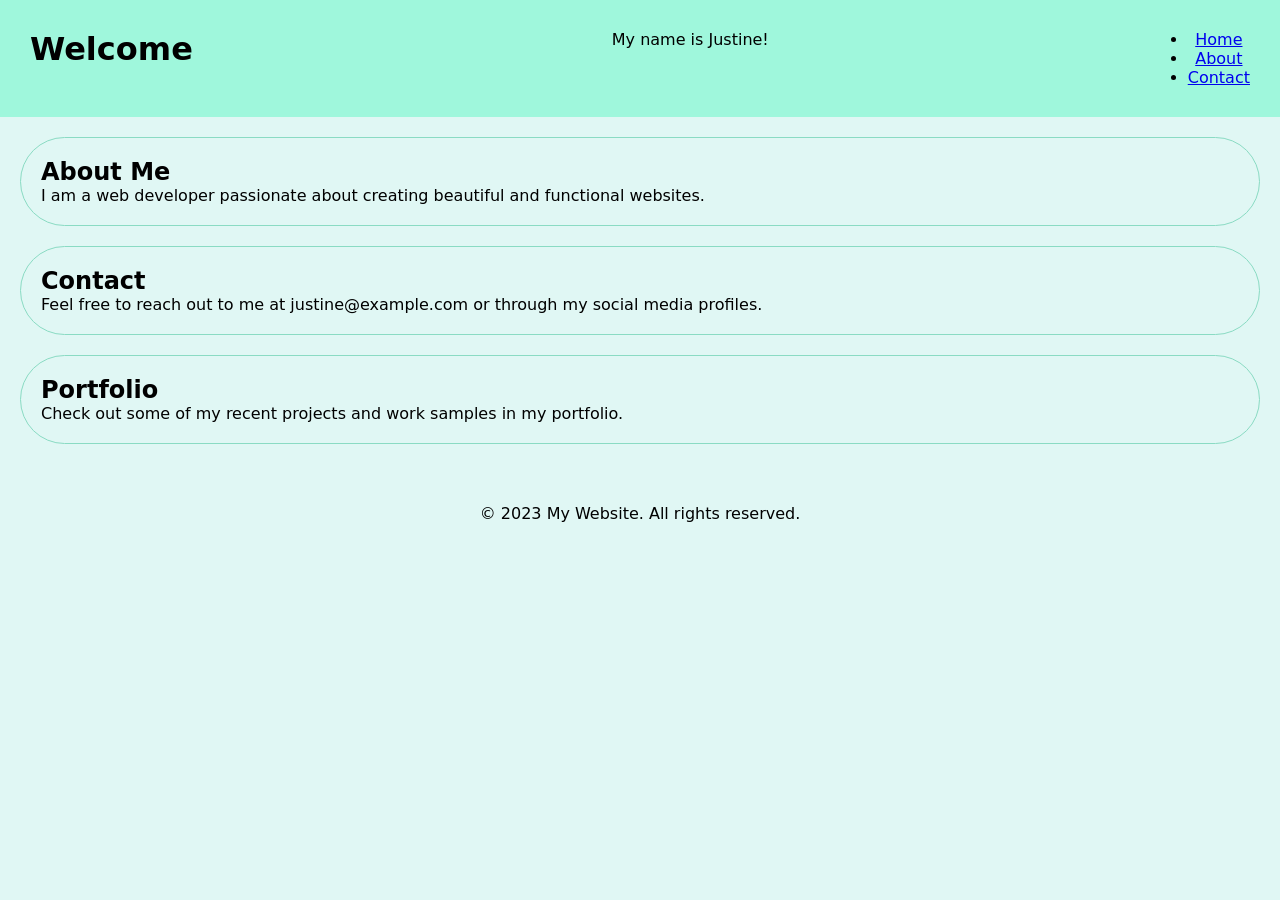
<file: beginner/index.html>
<!doctype html>
<html lang="en">
  <head>
    <meta charset="UTF-8" />
    <meta name="viewport" content="width=device-width, initial-scale=1.0" />
    <title>Landing Page</title>

    <link rel="stylesheet" href="style.css">
  </head>
  <body>
    <div class="header">
      <h1>Welcome</h1>
      <p>My name is Justine!</p>
      <div class="nav">
        <ul>
          <li><a href="#home">Home</a></li>
          <li><a href="#about">About</a></li>
          <li><a href="#contact">Contact</a></li>
        </ul>
      </div>
    </div>

    <div class="main">
      <div class="section">
        <h2>About Me</h2>
        <p>
          I am a web developer passionate about creating beautiful and
          functional websites.
        </p>
      </div>
      <div class="section">
        <h2>Contact</h2>
        <p>
          Feel free to reach out to me at justine@example.com or through my
          social media profiles.
        </p>
      </div>
    <div class="section">
      <h2>Portfolio</h2>
        <p>
          Check out some of my recent projects and work samples in my portfolio.
        </p>
      </div>
    </div>
    </div>
    <div class="footer">
      <p>&copy; 2023 My Website. All rights reserved.</p>
    </div>
  </body>
</html>
</file>
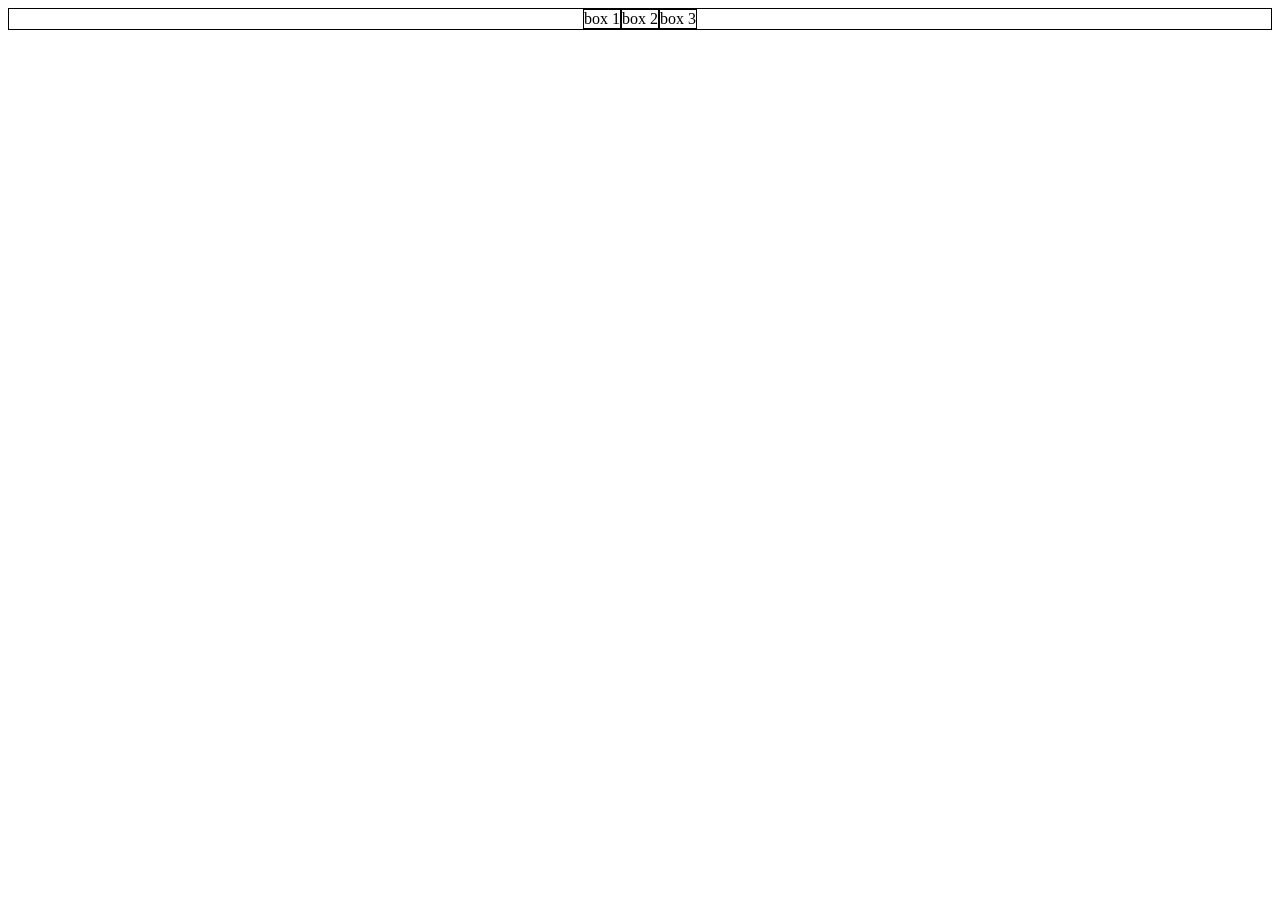
<file: notepad/index.html>
<!doctype html>
<html lang="en">
  <head>
    <meta charset="UTF-8" />
    <meta name="viewport" content="width=device-width, initial-scale=1.0" />
    <title>Document</title>
    <link rel="stylesheet" href="style.css" />
  </head>
  <body>
    <div class="boxes">
      <div class="box">box 1</div>
      <div class="box">box 2</div>
      <div class="box">box 3</div>
    </div>
  </body>
</html>
</file>
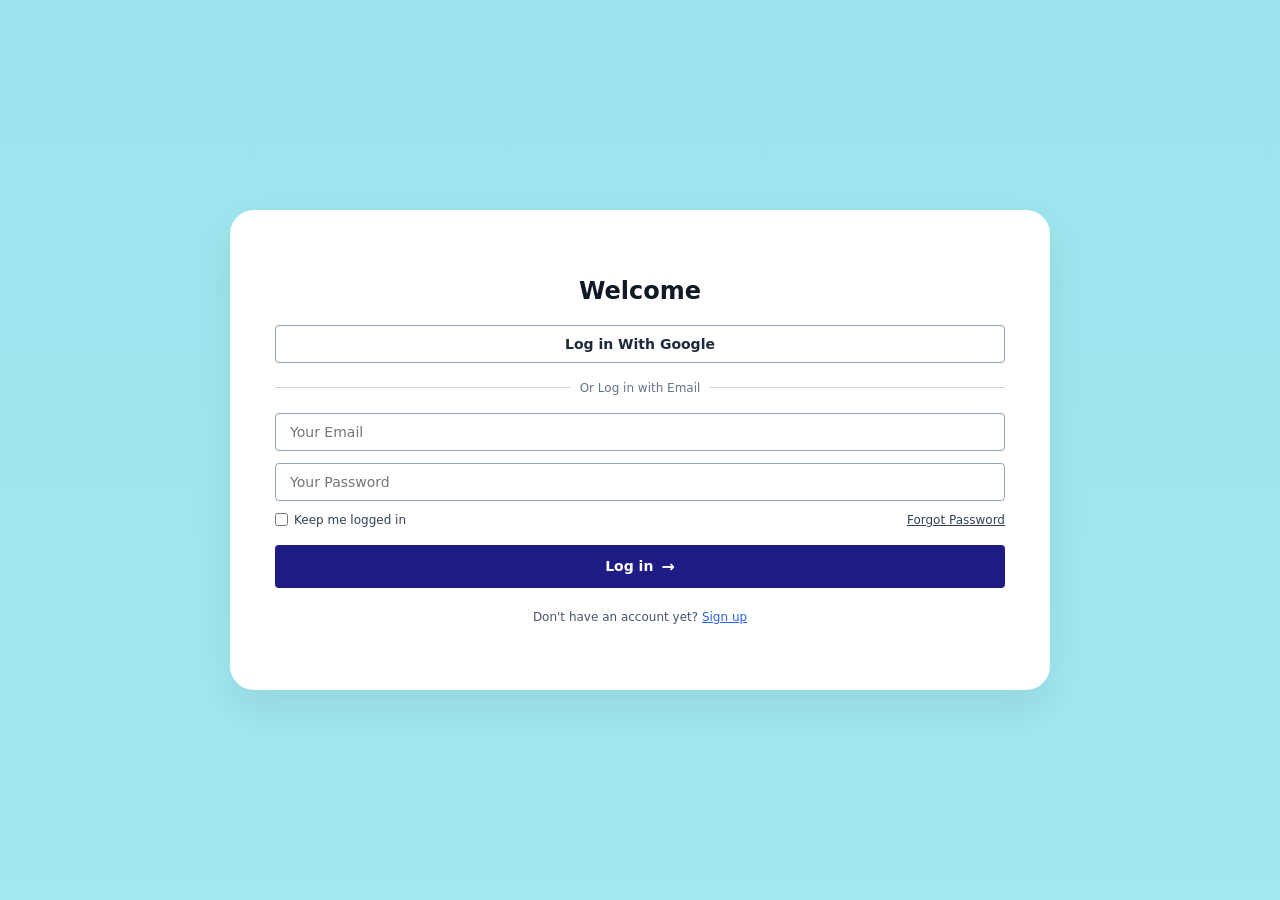
<file: registerxlogin/index.html>
<!doctype html>
<html lang="en">
  <head>
    <meta charset="UTF-8" />
    <meta name="viewport" content="width=device-width, initial-scale=1.0" />
    <title>Welcome - Login</title>
    <link rel="stylesheet" href="style.css" />
  </head>
  <body>
    <!-- Main card container -->
    <div class="card-container">
      <!-- LEFT SIDE: Login Form -->
      <div class="card-left">
        <h1 class="title">Welcome</h1>

        <!-- Google Login Button -->
        <button type="button" class="btn-google">
          <span>Log in With Google</span>
        </button>

        <!-- Divider line -->
        <div class="divider">
          <span>Or Log in with Email</span>
        </div>

        <!-- Form Inputs -->
        <form id="loginForm">
          <div class="input-group">
            <input type="email" id="email" placeholder="Your Email" required />
          </div>

          <div class="input-group">
            <input
              type="password"
              id="password"
              placeholder="Your Password"
              required
            />
          </div>

          <!-- Options: Remember Me & Forgot Password -->
          <div class="form-options">
            <label class="checkbox-container">
              <input type="checkbox" id="rememberMe" />
              <span>Keep me logged in</span>
            </label>
            <a href="#" class="forgot-link">Forgot Password</a>
          </div>

          <!-- Submit Button -->
          <button type="submit" class="btn-submit">
            <span>Log in</span>
            <span class="arrow">&rarr;</span>
          </button>
        </form>

        <!-- Sign up link -->
        <p class="signup-text">
          Don't have an account yet? <a href="#">Sign up</a>
        </p>
      </div>
    </div>
    <script src="script.js"></script>
  </body>
</html>
</file>
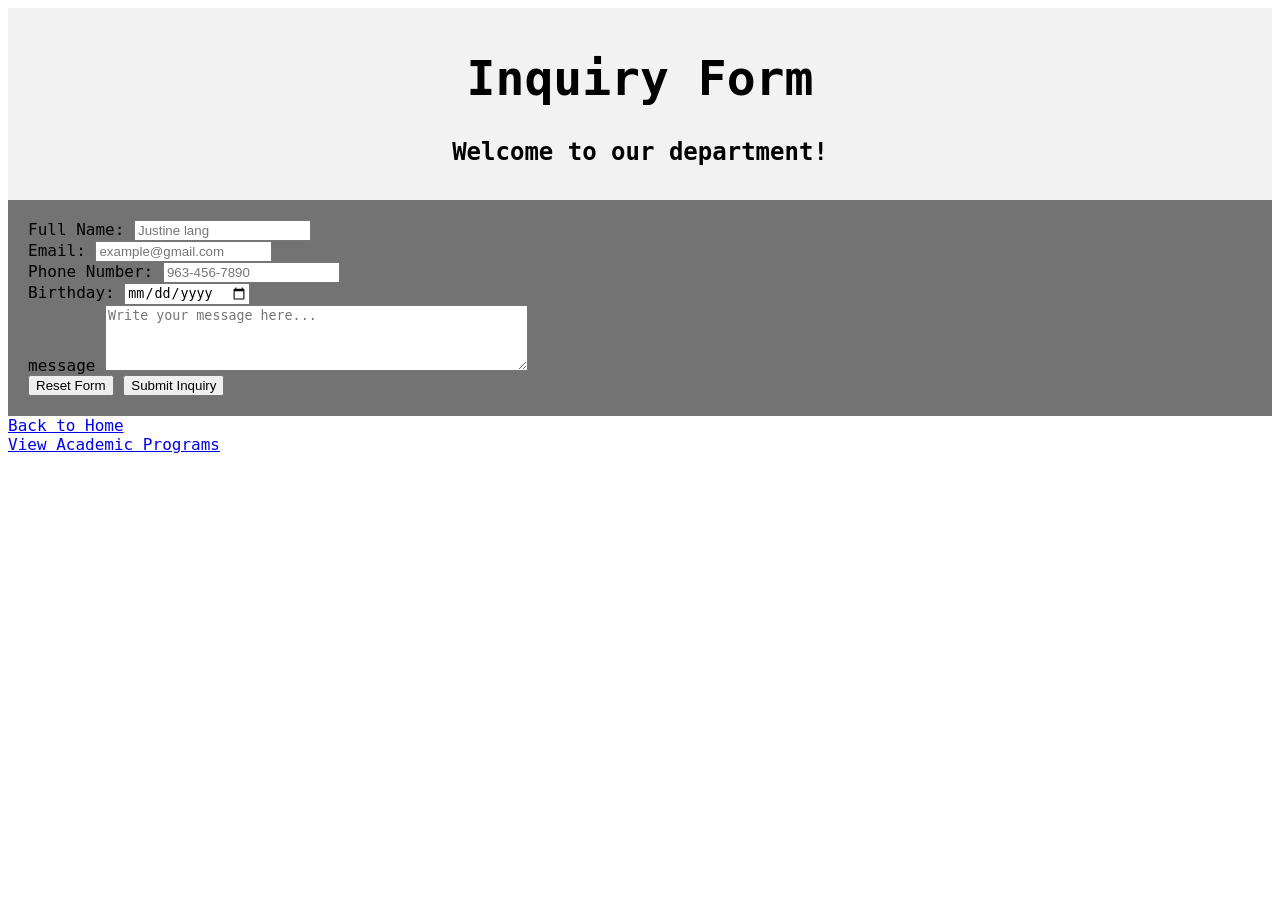
<file: lab_labexam/inquiry.html>
<!doctype html>
<html lang="en">
  <head>
    <meta charset="UTF-8" />
    <meta name="viewport" content="width=device-width, initial-scale=1.0" />
    <title>Inquiry | Contact</title>

    <link rel="stylesheet" href="style.css" />
  </head>
  <body>
    <div class="header">
      <h1>Inquiry Form</h1>
      <p>Welcome to our department!</p>
    </div>
    <div class="main-content">
      <form>
        <label for="name">Full Name:</label>
        <input
          type="text"
          id="name"
          name="name"
          required
          placeholder="Justine lang"
        />
        <br />
        <label for="email">Email:</label>
        <input
          type="email"
          id="email"
          name="email"
          required
          placeholder="example@gmail.com"
        />
        <br />
        <label for="phone_number">Phone Number:</label>
        <input
          type="tel"
          id="phone_number"
          name="phone_number"
          required
          placeholder="963-456-7890"
        />
        <br />
        <label for="birthday">Birthday:</label>
        <input type="date" id="birthday" name="birthday" />
        <br />
        message
        <textarea
          id="message"
          name="message"
          rows="4"
          cols="50"
          placeholder="Write your message here..."
        ></textarea>
        <br />
        <input type="reset" value="Reset Form" />
        <input type="submit" value="Submit Inquiry" />
      </form>
    </div>
    <a href="index.html">Back to Home</a><br />
    <a href="program.html">View Academic Programs</a>
  </body>
</html>
</file>
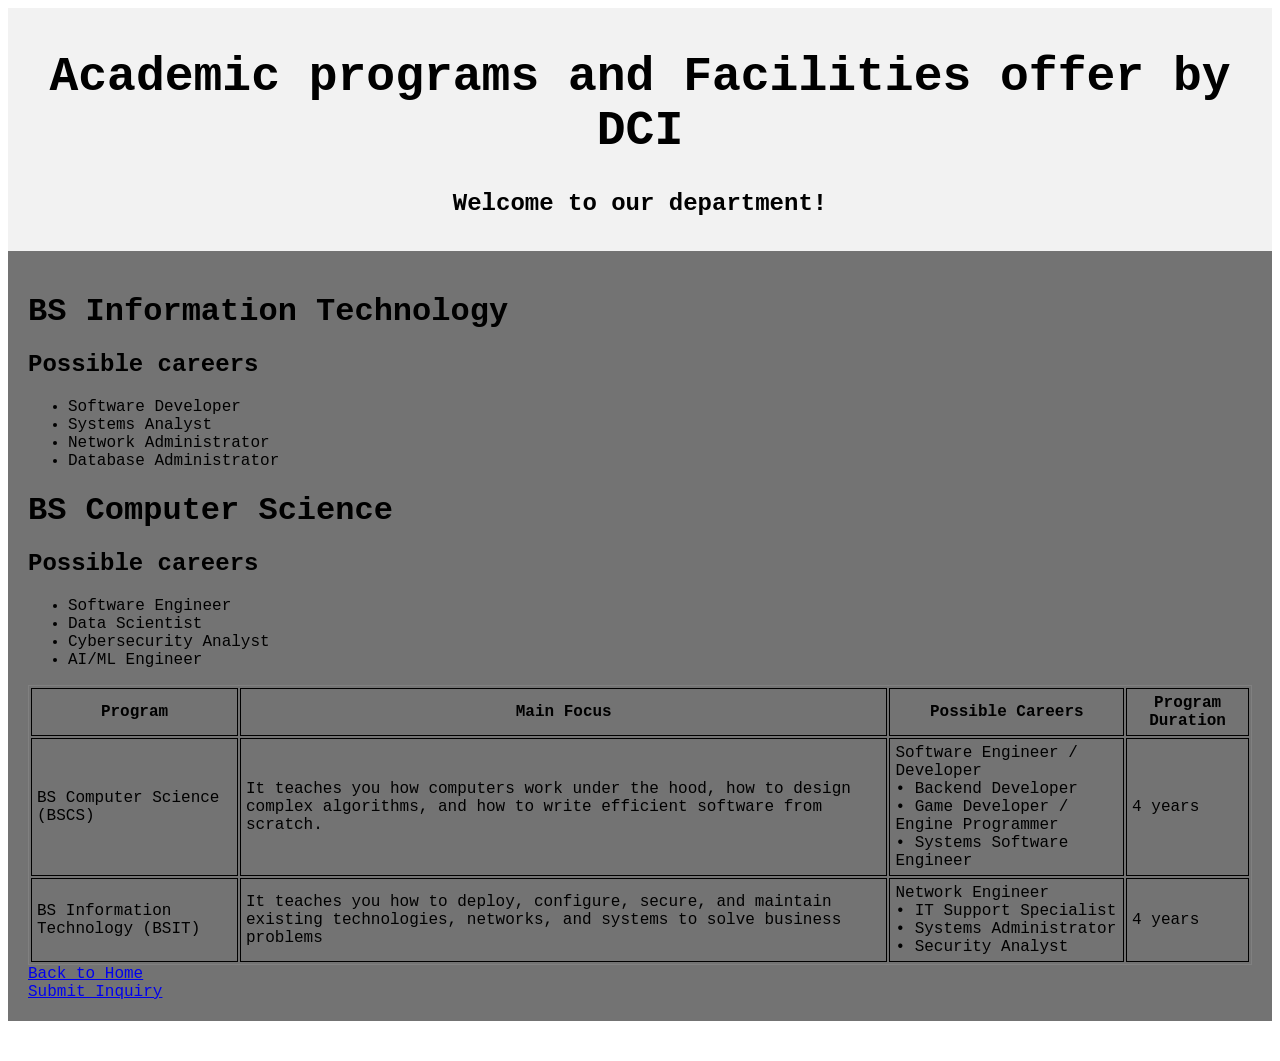
<file: lab_labexam/program.html>
<!doctype html>
<html lang="en">
  <head>
    <meta charset="UTF-8" />
    <meta name="viewport" content="width=device-width, initial-scale=1.0" />
    <title>Program | Facilities</title>
    <link rel="stylesheet" href="style.css" />
  </head>
  <body>
    <div class="header">
      <h1>Academic programs and Facilities offer by DCI</h1>
      <p>Welcome to our department!</p>
    </div>

    <div class="main-content">
      <div class="section">
        <h1>BS Information Technology</h1>
        <h2>Possible careers</h2>
        <ul>
          <li>Software Developer</li>
          <li>Systems Analyst</li>
          <li>Network Administrator</li>
          <li>Database Administrator</li>
        </ul>
      </div>
      <div class="section">
        <h1>BS Computer Science</h1>
        <h2>Possible careers</h2>
        <ul>
          <li>Software Engineer</li>
          <li>Data Scientist</li>
          <li>Cybersecurity Analyst</li>
          <li>AI/ML Engineer</li>
        </ul>
      </div>
      <div class="section">
        <table>
          <tr>
            <th>Program</th>
            <th>Main Focus</th>
            <th>Possible Careers</th>
            <th>Program Duration</th>
          </tr>
          <tr>
            <td>BS Computer Science (BSCS)</td>
            <td>
              It teaches you how computers work under the hood, how to design
              complex algorithms, and how to write efficient software from
              scratch.
            </td>
            <td>
              Software Engineer / Developer<br />• Backend Developer<br />• Game
              Developer / Engine Programmer<br />• Systems Software Engineer
            </td>
            <td>4 years</td>
          </tr>
          <tr>
            <td>BS Information Technology (BSIT)</td>
            <td>
              It teaches you how to deploy, configure, secure, and maintain
              existing technologies, networks, and systems to solve business
              problems
            </td>
            <td>
              Network Engineer<br />• IT Support Specialist<br />• Systems
              Administrator<br />• Security Analyst
            </td>
            <td>4 years</td>
          </tr>
        </table>
      </div>
      <a href="index.html">Back to Home</a><br />
      <a href="inquiry.html">Submit Inquiry</a>
    </div>
  </body>
</html>
</file>
<file: beginner/style.css>
* {
  margin: 0;
  padding: 0;
}

html {
  scroll-behavior: smooth;
}
body {
  font-family:
    system-ui,
    -apple-system,
    BlinkMacSystemFont,
    "Segoe UI",
    Roboto,
    Oxygen,
    Ubuntu,
    Cantarell,
    "Open Sans",
    "Helvetica Neue",
    sans-serif;
  background-color: #e0f7f4;
  color: #000000;
}
.header {
  background-color: #9ff7dc;
  display: flex;
  justify-content: space-between;
  padding: 30px;
  text-align: center;
}

.main {
  padding: 20px;
}

.section {
  margin-bottom: 20px;
  padding: 20px;
  border-radius: 50px;
  border: 1px solid #8adbc3;
}

.footer {
  text-align: center;
  width: 100%;
  padding: 20px 0;
}
</file>
<file: notepad/style.css>
.boxes {
  border: 1px solid #000000;

  display: flex;
  justify-content: center;
  /* text-align: center; */
  direction: column;
}

.box {
  border: 1px solid #000000;
}
</file>
<file: registerxlogin/style.css>
/* 1. Global Reset & Fonts */
* {
  margin: 0;
  padding: 0;
  box-sizing: border-box;
  font-family: system-ui, -apple-system, BlinkMacSystemFont, 'Segoe UI', Roboto, sans-serif;
}

body {
  min-height: 100vh;
  display: flex;
  justify-content: center;
  align-items: center;
  /* Light cyan/blue split background */
  background: linear-gradient(180deg, #9be4ed 0%, #a2e8f1 100%);
  padding: 20px;
}

/* 2. Main Card Container */
.card-container {
  display: flex;
  background-color: #ffffff;
  width: 100%;
  max-width: 820px;
  min-height: 480px;
  border-radius: 24px;
  box-shadow: 0 20px 40px rgba(0, 0, 0, 0.08);
  overflow: hidden;
}

/* 3. Left Side: Form */
.card-left {
  flex: 1.1;
  padding: 40px 45px;
  display: flex;
  flex-direction: column;
  justify-content: center;
}

.title {
  font-size: 24px;
  font-weight: 700;
  color: #111827;
  text-align: center;
  margin-bottom: 20px;
}

/* Google Button */
.btn-google {
  display: flex;
  align-items: center;
  justify-content: center;
  gap: 12px;
  width: 100%;
  padding: 10px;
  background: #ffffff;
  border: 1px solid #94a3b8;
  border-radius: 4px;
  font-size: 14px;
  font-weight: 600;
  color: #1e293b;
  cursor: pointer;
  transition: background 0.2s ease;
}

.btn-google:hover {
  background: #f8fafc;
}

/* Divider */
.divider {
  display: flex;
  align-items: center;
  text-align: center;
  margin: 18px 0;
  color: #64748b;
  font-size: 12px;
}

.divider::before,
.divider::after {
  content: '';
  flex: 1;
  border-bottom: 1px solid #cbd5e1;
}

.divider span {
  padding: 0 10px;
}

/* Inputs */
.input-group {
  margin-bottom: 12px;
}

.input-group input {
  width: 100%;
  padding: 10px 14px;
  border: 1px solid #94a3b8;
  border-radius: 4px;
  font-size: 14px;
  outline: none;
  transition: border-color 0.2s ease;
}

.input-group input:focus {
  border-color: #1e1b85;
}

/* Checkbox & Forgot link */
.form-options {
  display: flex;
  justify-content: space-between;
  align-items: center;
  font-size: 12px;
  margin-bottom: 18px;
  color: #334155;
}

.checkbox-container {
  display: flex;
  align-items: center;
  gap: 6px;
  cursor: pointer;
}

.forgot-link {
  color: #334155;
  text-decoration: underline;
}

.forgot-link:hover {
  color: #1e1b85;
}

/* Submit Button */
.btn-submit {
  width: 100%;
  padding: 12px;
  background-color: #1e1b85; /* Deep indigo/blue */
  color: #ffffff;
  border: none;
  border-radius: 4px;
  font-size: 14px;
  font-weight: 600;
  cursor: pointer;
  display: flex;
  align-items: center;
  justify-content: center;
  gap: 8px;
  transition: background-color 0.2s ease;
}

.btn-submit:hover {
  background-color: #161466;
}

.arrow {
  font-size: 16px;
}

/* Signup text */
.signup-text {
  text-align: center;
  font-size: 12px;
  color: #475569;
  margin-top: 22px;
}

.signup-text a {
  color: #2563eb;
  text-decoration: underline;
  font-weight: 500;
}

/* 4. Right Side: Illustration & Promo */
.card-right {
  flex: 1;
  padding: 30px;
  background-color: #ffffff;
  display: flex;
  flex-direction: column;
  justify-content: space-between;
  position: relative;
}

.promo-box {
  text-align: right;
  font-size: 11px;
  color: #1e293b;
}

.promo-box h4 {
  font-size: 12px;
  font-weight: 700;
  margin-bottom: 2px;
}

.promo-box p {
  color: #64748b;
  margin-bottom: 6px;
}

.btn-learn-more {
  padding: 4px 10px;
  background: transparent;
  border: 1px solid #94a3b8;
  border-radius: 4px;
  font-size: 11px;
  cursor: pointer;
}

.btn-learn-more:hover {
  background: #f1f5f9;
}

.illustration {
  display: flex;
  align-items: center;
  justify-content: center;
  margin-top: auto;
  margin-bottom: auto;
}

/* 5. Mobile Responsiveness */
@media (max-width: 720px) {
  .card-container {
    flex-direction: column;
    max-width: 400px;
  }

  .card-right {
    display: none; /* Hide promo on small phone screens */
  }

  .card-left {
    padding: 30px 20px;
  }
}
</file>
<file: lab_labexam/style.css>
/* #F2F2F2: Main background (soft off-white)
#D9D9D9: Soft borders and divider lines
#737373: Readable body text (subtle gray)
#1A1A1A: Bold headings and primary buttons */

.custom-mono {
  font-family: "Roboto Mono", monospace;
  font-optical-sizing: auto;
  font-weight: 400; /* Choose any value from 100 to 700 */
  font-style: normal; /* Or italic */
}

body {
  font-family: "Roboto Mono", monospace;
  font-optical-sizing: auto;
  display: flexbox;
  align-content: center;
}

table {
  border-color: 1px solid black;
  border-width: 1px;
  border-style: solid;
}
th,
td {
  border-color: 1px solid black;
  border-width: 1px;
  border-style: solid;
  padding: 5px;
}

.header {
  background-color: #f2f2f2;
  padding: 10px;
  text-align: center;
  font-size: 24px;
  font-weight: bold;
}
.main-content {
  padding: 20px;
  background-color: #737373;
}
.member-section {
  margin-bottom: 20px;
}
.member_img {
  display: inline;
  width: auto;
  height: 100px;
}
</file>
